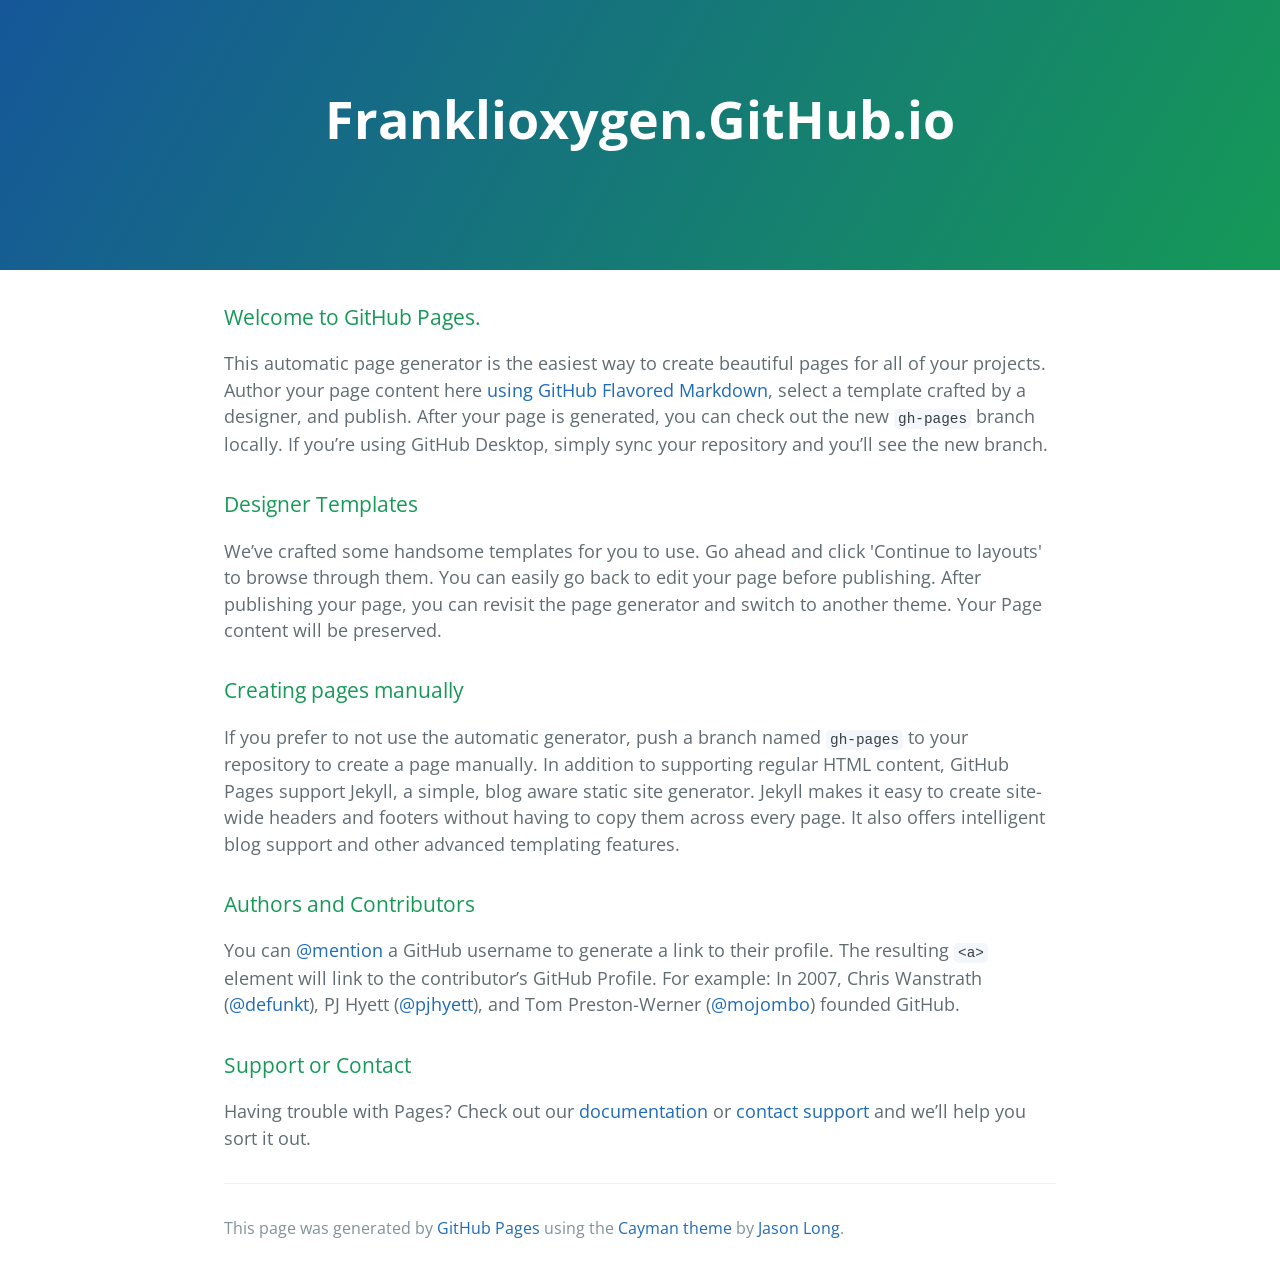
<file: index.html>
<!DOCTYPE html>
<html lang="en-us">
  <head>
    <meta charset="UTF-8">
    <title>Franklioxygen.GitHub.io by franklioxygen</title>
    <meta name="viewport" content="width=device-width, initial-scale=1">
    <link rel="stylesheet" type="text/css" href="stylesheets/normalize.css" media="screen">
    <link href='https://fonts.googleapis.com/css?family=Open+Sans:400,700' rel='stylesheet' type='text/css'>
    <link rel="stylesheet" type="text/css" href="stylesheets/stylesheet.css" media="screen">
    <link rel="stylesheet" type="text/css" href="stylesheets/github-light.css" media="screen">
  </head>
  <body>
    <section class="page-header">
      <h1 class="project-name">Franklioxygen.GitHub.io</h1>
      <h2 class="project-tagline"></h2>
    </section>

    <section class="main-content">
      <h3>
<a id="welcome-to-github-pages" class="anchor" href="#welcome-to-github-pages" aria-hidden="true"><span class="octicon octicon-link"></span></a>Welcome to GitHub Pages.</h3>

<p>This automatic page generator is the easiest way to create beautiful pages for all of your projects. Author your page content here <a href="https://guides.github.com/features/mastering-markdown/">using GitHub Flavored Markdown</a>, select a template crafted by a designer, and publish. After your page is generated, you can check out the new <code>gh-pages</code> branch locally. If you’re using GitHub Desktop, simply sync your repository and you’ll see the new branch.</p>

<h3>
<a id="designer-templates" class="anchor" href="#designer-templates" aria-hidden="true"><span class="octicon octicon-link"></span></a>Designer Templates</h3>

<p>We’ve crafted some handsome templates for you to use. Go ahead and click 'Continue to layouts' to browse through them. You can easily go back to edit your page before publishing. After publishing your page, you can revisit the page generator and switch to another theme. Your Page content will be preserved.</p>

<h3>
<a id="creating-pages-manually" class="anchor" href="#creating-pages-manually" aria-hidden="true"><span class="octicon octicon-link"></span></a>Creating pages manually</h3>

<p>If you prefer to not use the automatic generator, push a branch named <code>gh-pages</code> to your repository to create a page manually. In addition to supporting regular HTML content, GitHub Pages support Jekyll, a simple, blog aware static site generator. Jekyll makes it easy to create site-wide headers and footers without having to copy them across every page. It also offers intelligent blog support and other advanced templating features.</p>

<h3>
<a id="authors-and-contributors" class="anchor" href="#authors-and-contributors" aria-hidden="true"><span class="octicon octicon-link"></span></a>Authors and Contributors</h3>

<p>You can <a href="https://github.com/blog/821" class="user-mention">@mention</a> a GitHub username to generate a link to their profile. The resulting <code>&lt;a&gt;</code> element will link to the contributor’s GitHub Profile. For example: In 2007, Chris Wanstrath (<a href="https://github.com/defunkt" class="user-mention">@defunkt</a>), PJ Hyett (<a href="https://github.com/pjhyett" class="user-mention">@pjhyett</a>), and Tom Preston-Werner (<a href="https://github.com/mojombo" class="user-mention">@mojombo</a>) founded GitHub.</p>

<h3>
<a id="support-or-contact" class="anchor" href="#support-or-contact" aria-hidden="true"><span class="octicon octicon-link"></span></a>Support or Contact</h3>

<p>Having trouble with Pages? Check out our <a href="https://help.github.com/pages">documentation</a> or <a href="https://github.com/contact">contact support</a> and we’ll help you sort it out.</p>

      <footer class="site-footer">

        <span class="site-footer-credits">This page was generated by <a href="https://pages.github.com">GitHub Pages</a> using the <a href="https://github.com/jasonlong/cayman-theme">Cayman theme</a> by <a href="https://twitter.com/jasonlong">Jason Long</a>.</span>
      </footer>

    </section>

  
  </body>
</html>
</file>
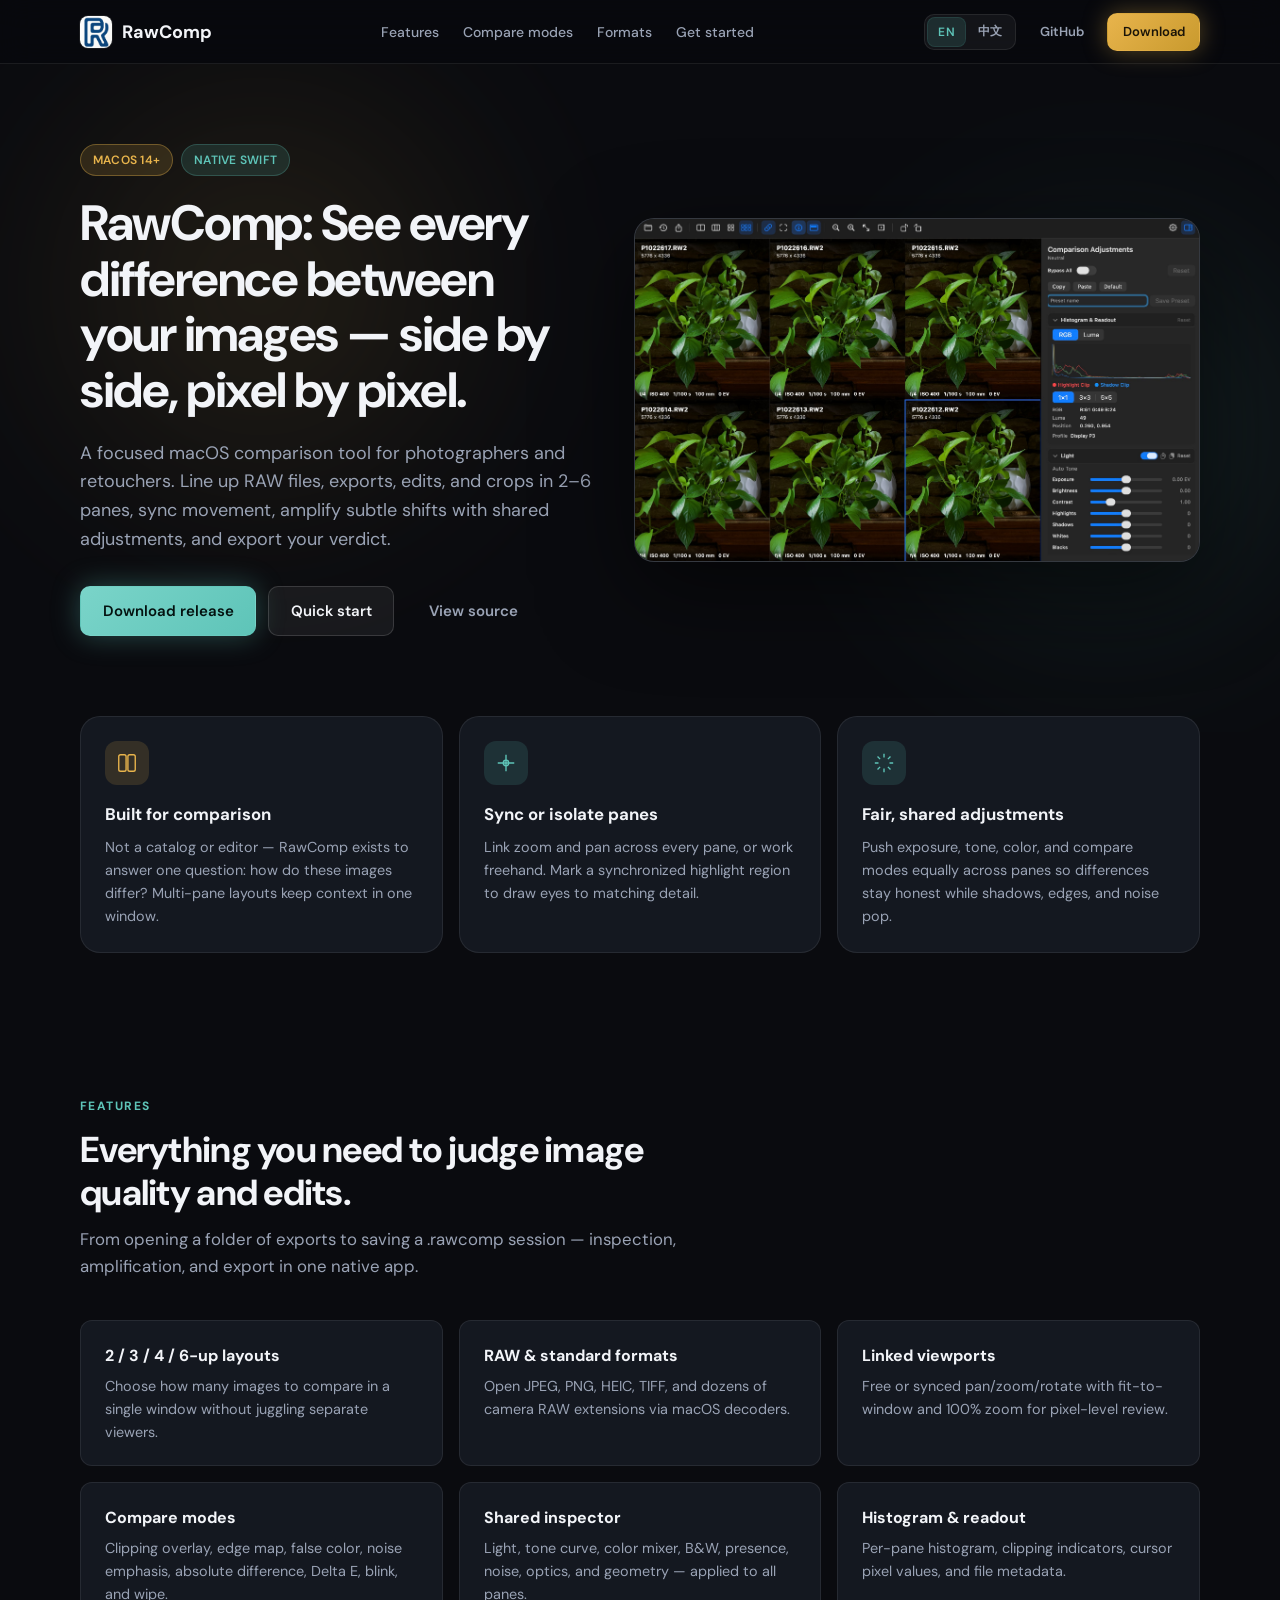
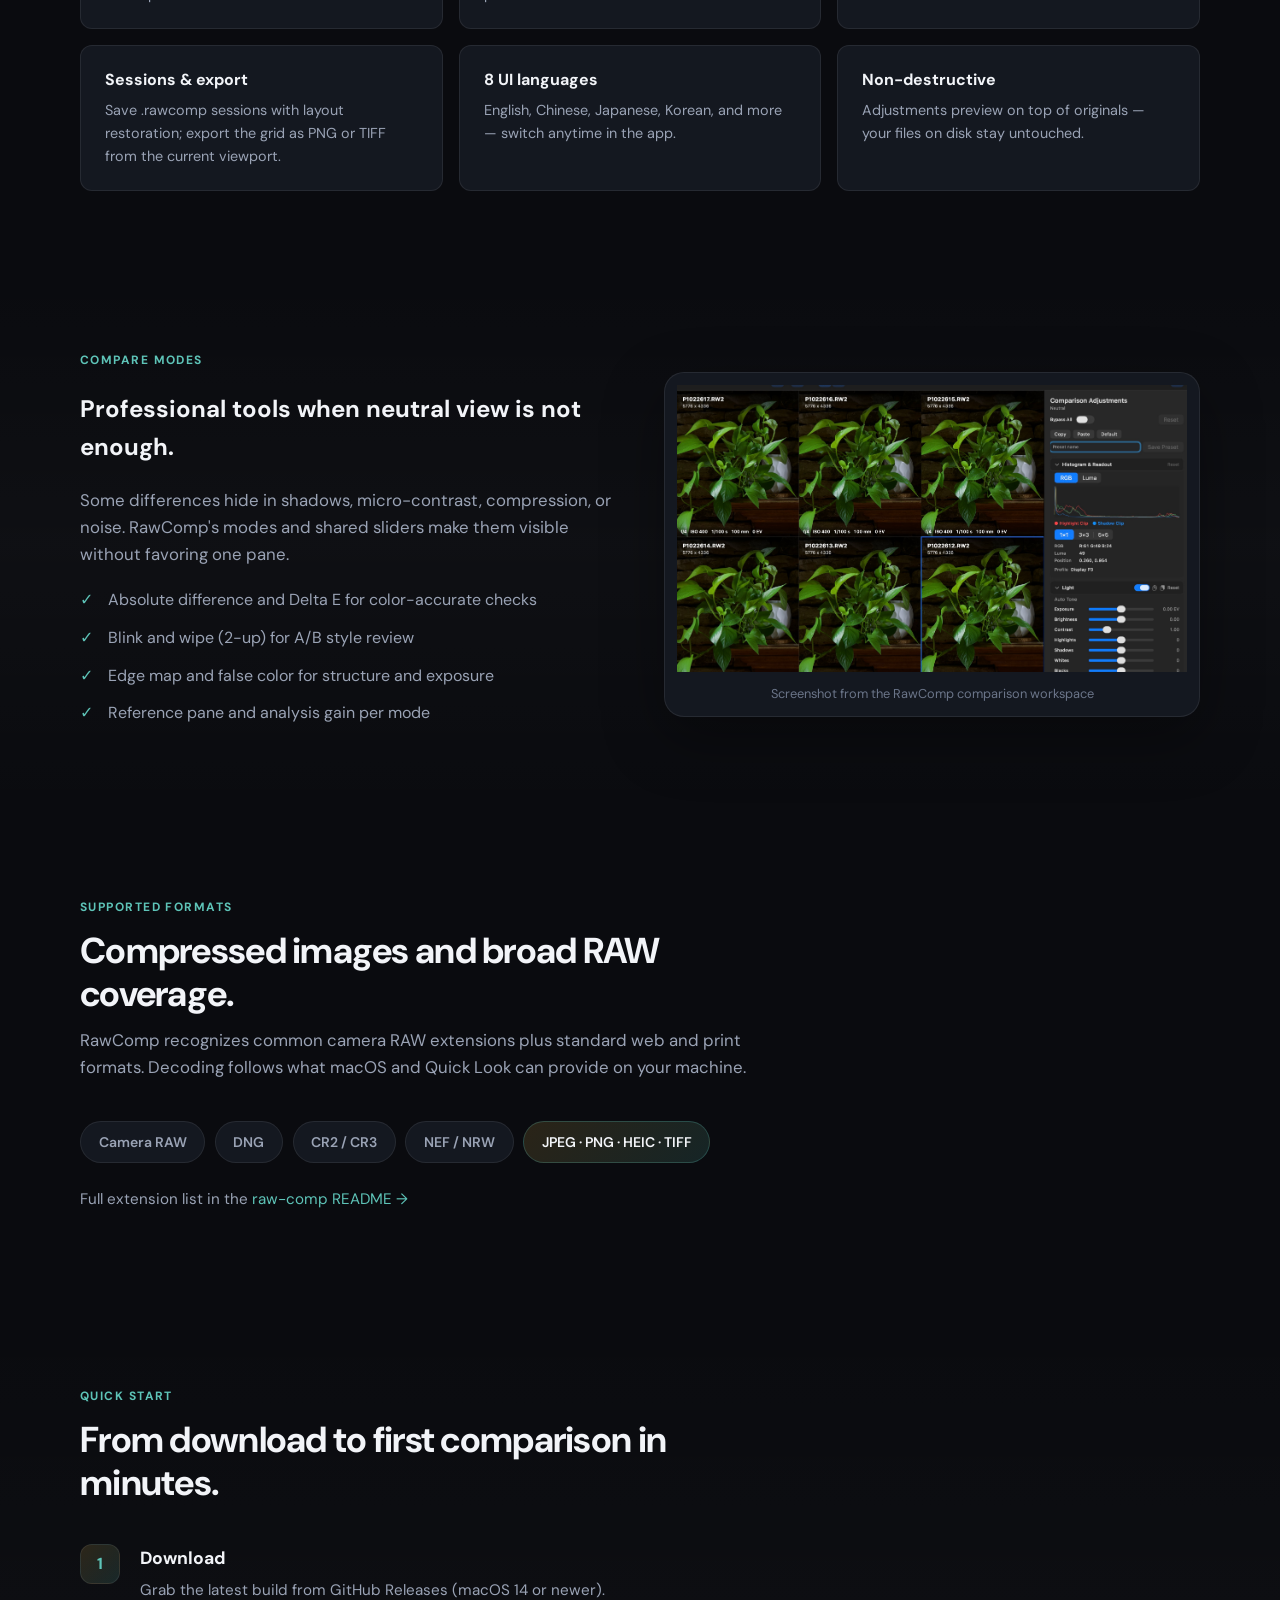
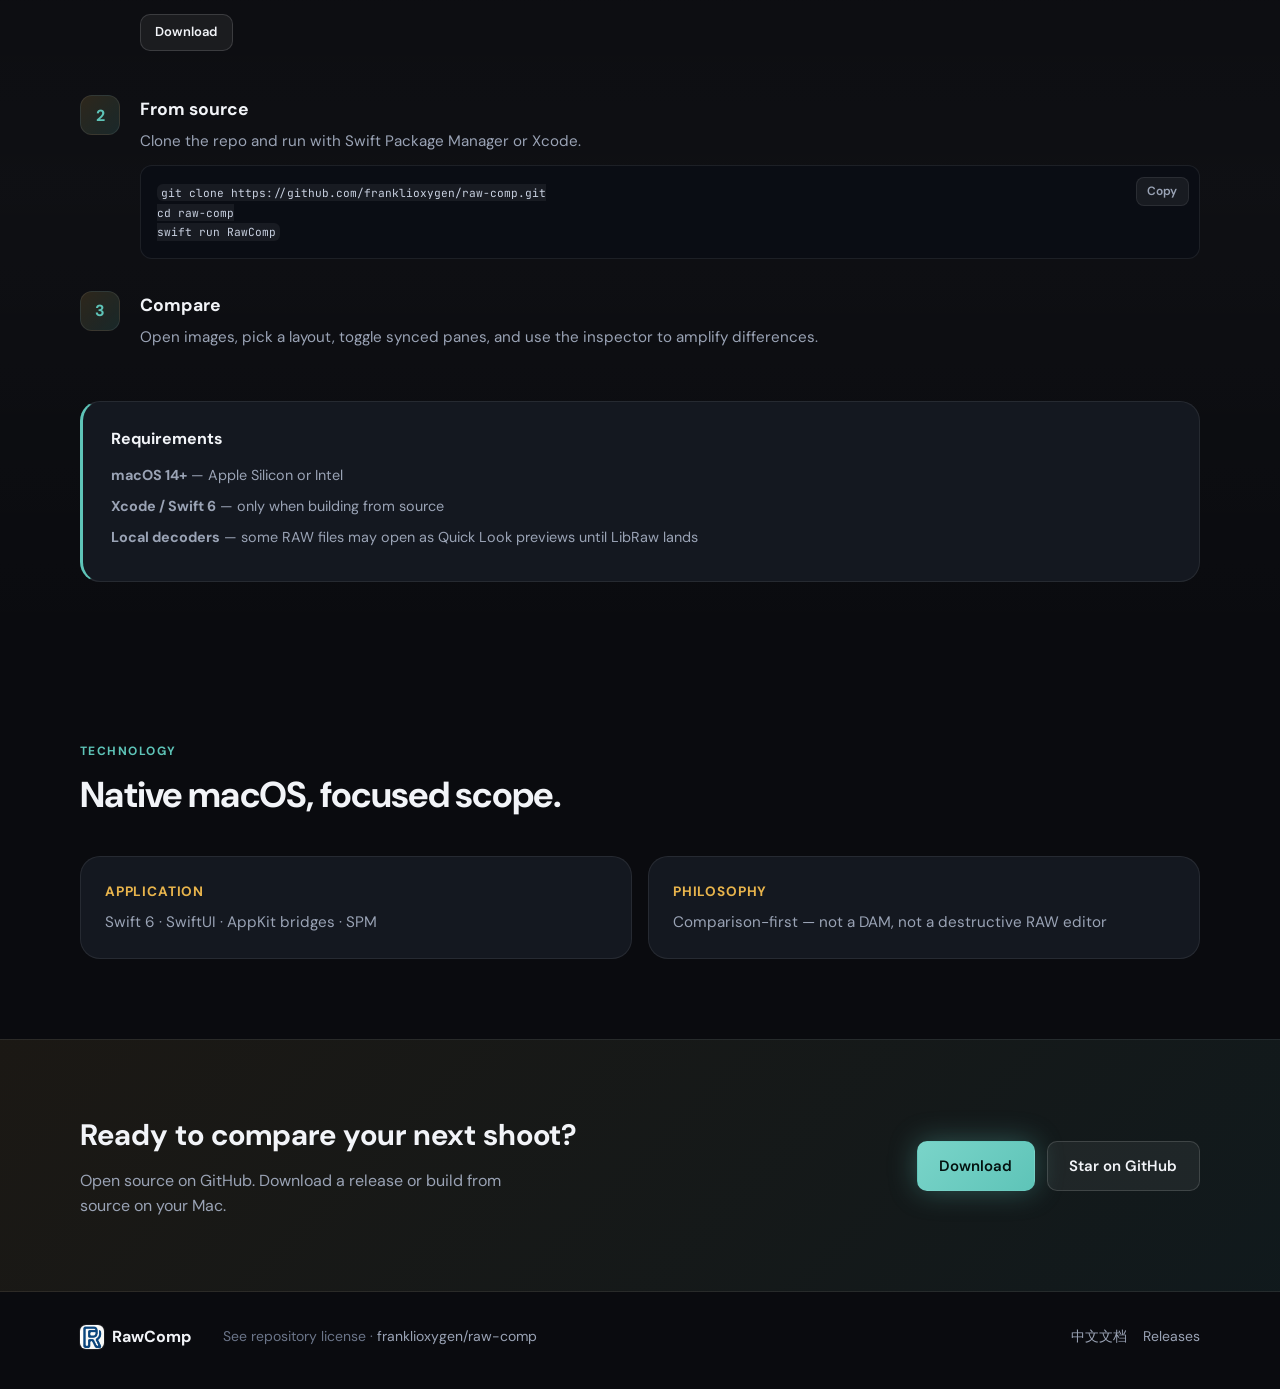
<file: raw-comp/index.html>
<!DOCTYPE html>
<html lang="en">
<head>
  <meta charset="UTF-8" />
  <meta name="viewport" content="width=device-width, initial-scale=1" />
  <meta name="description" content="RawComp — macOS app for comparing 2–6 images side by side. RAW and standard formats, synced panes, professional compare modes, non-destructive adjustments." />
  <meta name="theme-color" content="#0a0b0f" />
  <base href="/raw-comp/" />
  <title>RawComp — macOS multi-image comparison</title>

  <link rel="icon" href="assets/app-icon.png" type="image/png" />
  <link rel="preconnect" href="https://fonts.googleapis.com" />
  <link rel="preconnect" href="https://fonts.gstatic.com" crossorigin />
  <link href="https://fonts.googleapis.com/css2?family=DM+Sans:ital,opsz,wght@0,9..40,400;0,9..40,500;0,9..40,600;0,9..40,700;1,9..40,400&family=JetBrains+Mono:wght@400;500&display=swap" rel="stylesheet" />
  <link rel="stylesheet" href="css/styles.css" />
  <script>
    try {
      var l = localStorage.getItem("rawcomp-home-lang");
      if (l === "zh") {
        document.documentElement.lang = "zh-CN";
        document.documentElement.dataset.lang = "zh";
      }
    } catch (e) {}
  </script>
</head>
<body>
  <a class="skip-link" href="#main" data-i18n="a11y.skip">Skip to content</a>

  <header class="site-header" id="top">
    <div class="container header-inner">
      <a class="brand" href="#top" data-i18n-attr="aria-label:a11y.brand">
        <img src="assets/app-icon.png" alt="" width="32" height="32" class="brand-icon" />
        <span class="brand-name">RawComp</span>
      </a>
      <nav class="nav" aria-label="Primary" data-i18n-attr="aria-label:a11y.nav">
        <a href="#features" data-i18n="nav.features">Features</a>
        <a href="#compare" data-i18n="nav.compare">Compare modes</a>
        <a href="#formats" data-i18n="nav.formats">Formats</a>
        <a href="#get-started" data-i18n="nav.getStarted">Get started</a>
      </nav>
      <div class="header-actions">
        <div class="lang-toggle" role="group" data-i18n-attr="aria-label:a11y.langSwitch">
          <button type="button" class="lang-option is-active" data-lang="en" aria-pressed="true">EN</button>
          <button type="button" class="lang-option" data-lang="zh" aria-pressed="false">中文</button>
        </div>
        <a class="btn btn-ghost btn-sm" href="https://github.com/franklioxygen/raw-comp" target="_blank" rel="noopener noreferrer" data-i18n="nav.github">GitHub</a>
        <a class="btn btn-accent btn-sm" href="https://github.com/franklioxygen/raw-comp/releases" target="_blank" rel="noopener noreferrer" data-i18n="nav.download">Download</a>
        <button type="button" class="nav-toggle" aria-expanded="false" aria-controls="mobile-nav" data-i18n-attr="aria-label:a11y.menuOpen">
          <span></span><span></span><span></span>
        </button>
      </div>
    </div>
    <div class="mobile-nav" id="mobile-nav" hidden>
      <div class="lang-toggle lang-toggle-mobile" role="group" data-i18n-attr="aria-label:a11y.langSwitch">
        <button type="button" class="lang-option is-active" data-lang="en" aria-pressed="true">EN</button>
        <button type="button" class="lang-option" data-lang="zh" aria-pressed="false">中文</button>
      </div>
      <a href="#features" data-i18n="nav.features">Features</a>
      <a href="#compare" data-i18n="nav.compare">Compare modes</a>
      <a href="#formats" data-i18n="nav.formats">Formats</a>
      <a href="#get-started" data-i18n="nav.getStarted">Get started</a>
      <a href="https://github.com/franklioxygen/raw-comp/releases" target="_blank" rel="noopener noreferrer" data-i18n="nav.download">Download</a>
    </div>
  </header>

  <main id="main">
    <section class="hero">
      <div class="hero-glow" aria-hidden="true"></div>
      <div class="hero-glow-2" aria-hidden="true"></div>
      <div class="container hero-grid">
        <div class="hero-copy reveal">
          <div class="badge-row">
            <span class="badge" data-i18n="hero.badgeMac">macOS 14+</span>
            <span class="badge badge-muted" data-i18n="hero.badgeNative">Native Swift</span>
          </div>
          <h1 data-i18n="hero.title">RawComp: See every difference between your images — side by side, pixel by pixel.</h1>
          <p class="hero-lead" data-i18n="hero.lead">
            A focused macOS comparison tool for photographers and retouchers. Line up RAW files, exports, edits, and crops in 2–6 panes, sync movement, amplify subtle shifts with shared adjustments, and export your verdict.
          </p>
          <div class="hero-cta">
            <a class="btn btn-primary btn-lg" href="https://github.com/franklioxygen/raw-comp/releases" target="_blank" rel="noopener noreferrer" data-i18n="hero.ctaDownload">Download release</a>
            <a class="btn btn-secondary btn-lg" href="#get-started" data-i18n="hero.ctaQuickStart">Quick start</a>
            <a class="btn btn-ghost btn-lg" href="https://github.com/franklioxygen/raw-comp" target="_blank" rel="noopener noreferrer" data-i18n="hero.ctaSource">View source</a>
          </div>
        </div>
        <div class="hero-visual reveal reveal-delay">
          <figure class="app-mock">
            <img
              class="app-mock__shot"
              src="assets/app-screenshot.jpg"
              alt="RawComp window showing a multi-pane image comparison layout"
              width="1193"
              height="725"
              loading="lazy"
              decoding="async"
              data-i18n-attr="alt:hero.mockAlt"
            />
          </figure>
        </div>
      </div>
    </section>

    <section class="highlights">
      <div class="container highlights-grid">
        <article class="highlight-card reveal">
          <div class="highlight-icon pink" aria-hidden="true">
            <svg viewBox="0 0 24 24" fill="none" stroke="currentColor" stroke-width="1.5"><rect x="3" y="3" width="8" height="18" rx="2"/><rect x="13" y="3" width="8" height="18" rx="2"/></svg>
          </div>
          <h3 data-i18n="highlights.h1Title">Built for comparison</h3>
          <p data-i18n="highlights.h1Body">Not a catalog or editor — RawComp exists to answer one question: how do these images differ? Multi-pane layouts keep context in one window.</p>
        </article>
        <article class="highlight-card reveal reveal-delay">
          <div class="highlight-icon" aria-hidden="true">
            <svg viewBox="0 0 24 24" fill="none" stroke="currentColor" stroke-width="1.5"><path d="M12 3v18M3 12h18"/><circle cx="12" cy="12" r="3"/></svg>
          </div>
          <h3 data-i18n="highlights.h2Title">Sync or isolate panes</h3>
          <p data-i18n="highlights.h2Body">Link zoom and pan across every pane, or work freehand. Mark a synchronized highlight region to draw eyes to matching detail.</p>
        </article>
        <article class="highlight-card reveal reveal-delay-2">
          <div class="highlight-icon" aria-hidden="true">
            <svg viewBox="0 0 24 24" fill="none" stroke="currentColor" stroke-width="1.5"><path d="M12 2v4M12 18v4M4.93 4.93l2.83 2.83M16.24 16.24l2.83 2.83M2 12h4M18 12h4M4.93 19.07l2.83-2.83M16.24 7.76l2.83-2.83"/></svg>
          </div>
          <h3 data-i18n="highlights.h3Title">Fair, shared adjustments</h3>
          <p data-i18n="highlights.h3Body">Push exposure, tone, color, and compare modes equally across panes so differences stay honest while shadows, edges, and noise pop.</p>
        </article>
      </div>
    </section>

    <section class="section" id="features">
      <div class="container">
        <header class="section-header reveal">
          <p class="eyebrow" data-i18n="features.eyebrow">Features</p>
          <h2 data-i18n="features.title">Everything you need to judge image quality and edits.</h2>
          <p class="section-lead" data-i18n="features.lead">From opening a folder of exports to saving a .rawcomp session — inspection, amplification, and export in one native app.</p>
        </header>
        <div class="feature-grid">
          <article class="feature-card reveal"><h3 data-i18n="features.f1Title">2 / 3 / 4 / 6-up layouts</h3><p data-i18n="features.f1Body">Choose how many images to compare in a single window without juggling separate viewers.</p></article>
          <article class="feature-card reveal"><h3 data-i18n="features.f2Title">RAW &amp; standard formats</h3><p data-i18n="features.f2Body">Open JPEG, PNG, HEIC, TIFF, and dozens of camera RAW extensions via macOS decoders.</p></article>
          <article class="feature-card reveal"><h3 data-i18n="features.f3Title">Linked viewports</h3><p data-i18n="features.f3Body">Free or synced pan/zoom/rotate with fit-to-window and 100% zoom for pixel-level review.</p></article>
          <article class="feature-card reveal"><h3 data-i18n="features.f4Title">Compare modes</h3><p data-i18n="features.f4Body">Clipping overlay, edge map, false color, noise emphasis, absolute difference, Delta E, blink, and wipe.</p></article>
          <article class="feature-card reveal"><h3 data-i18n="features.f5Title">Shared inspector</h3><p data-i18n="features.f5Body">Light, tone curve, color mixer, B&amp;W, presence, noise, optics, and geometry — applied to all panes.</p></article>
          <article class="feature-card reveal"><h3 data-i18n="features.f6Title">Histogram &amp; readout</h3><p data-i18n="features.f6Body">Per-pane histogram, clipping indicators, cursor pixel values, and file metadata.</p></article>
          <article class="feature-card reveal"><h3 data-i18n="features.f7Title">Sessions &amp; export</h3><p data-i18n="features.f7Body">Save .rawcomp sessions with layout restoration; export the grid as PNG or TIFF from the current viewport.</p></article>
          <article class="feature-card reveal"><h3 data-i18n="features.f8Title">8 UI languages</h3><p data-i18n="features.f8Body">English, Chinese, Japanese, Korean, and more — switch anytime in the app.</p></article>
          <article class="feature-card reveal"><h3 data-i18n="features.f9Title">Non-destructive</h3><p data-i18n="features.f9Body">Adjustments preview on top of originals — your files on disk stay untouched.</p></article>
        </div>
      </div>
    </section>

    <section class="section section-alt" id="compare">
      <div class="container split-section">
        <div class="split-copy reveal">
          <p class="eyebrow" data-i18n="compare.eyebrow">Compare modes</p>
          <h2 data-i18n="compare.title">Professional tools when neutral view is not enough.</h2>
          <p class="section-lead" data-i18n="compare.lead">Some differences hide in shadows, micro-contrast, compression, or noise. RawComp's modes and shared sliders make them visible without favoring one pane.</p>
          <ul class="check-list">
            <li data-i18n="compare.li1">Absolute difference and Delta E for color-accurate checks</li>
            <li data-i18n="compare.li2">Blink and wipe (2-up) for A/B style review</li>
            <li data-i18n="compare.li3">Edge map and false color for structure and exposure</li>
            <li data-i18n="compare.li4">Reference pane and analysis gain per mode</li>
          </ul>
        </div>
        <div class="split-visual reveal reveal-delay">
          <figure class="video-frame">
            <img src="assets/app-screenshot.jpg" alt="RawComp comparison workspace" width="640" height="390" loading="lazy" data-i18n-attr="alt:compare.caption" />
            <figcaption data-i18n="compare.caption">Screenshot from the RawComp comparison workspace</figcaption>
          </figure>
        </div>
      </div>
    </section>

    <section class="section" id="formats">
      <div class="container">
        <header class="section-header reveal">
          <p class="eyebrow" data-i18n="formats.eyebrow">Supported formats</p>
          <h2 data-i18n="formats.title">Compressed images and broad RAW coverage.</h2>
          <p class="section-lead" data-i18n="formats.lead">RawComp recognizes common camera RAW extensions plus standard web and print formats. Decoding follows what macOS and Quick Look can provide on your machine.</p>
        </header>
        <ul class="platform-chips reveal" role="list">
          <li data-i18n="formats.chipRaw">Camera RAW</li>
          <li data-i18n="formats.chipDng">DNG</li>
          <li data-i18n="formats.chipCr">CR2 / CR3</li>
          <li data-i18n="formats.chipNef">NEF / NRW</li>
          <li class="highlight" data-i18n="formats.chipStd">JPEG · PNG · HEIC · TIFF</li>
        </ul>
        <p class="lang-note reveal">
          <span data-i18n="formats.noteBefore">Full extension list in the </span>
          <a href="https://github.com/franklioxygen/raw-comp#supported-formats" target="_blank" rel="noopener noreferrer" data-i18n="formats.readmeLink">raw-comp README →</a>
        </p>
      </div>
    </section>

    <section class="section section-alt" id="get-started">
      <div class="container">
        <header class="section-header reveal">
          <p class="eyebrow" data-i18n="quickStart.eyebrow">Quick start</p>
          <h2 data-i18n="quickStart.title">From download to first comparison in minutes.</h2>
        </header>
        <div class="install-steps reveal">
          <div class="install-step">
            <span class="step-num">1</span>
            <div>
              <h3 data-i18n="quickStart.s1Title">Download</h3>
              <p data-i18n="quickStart.s1Body">Grab the latest build from GitHub Releases (macOS 14 or newer).</p>
              <p><a class="btn btn-secondary btn-sm" href="https://github.com/franklioxygen/raw-comp/releases" target="_blank" rel="noopener noreferrer" data-i18n="nav.download">Download</a></p>
            </div>
          </div>
          <div class="install-step">
            <span class="step-num">2</span>
            <div>
              <h3 data-i18n="quickStart.s2Title">From source</h3>
              <p data-i18n="quickStart.s2Body">Clone the repo and run with Swift Package Manager or Xcode.</p>
              <div class="code-block">
                <pre><code>git clone https://github.com/franklioxygen/raw-comp.git
cd raw-comp
swift run RawComp</code></pre>
                <button type="button" class="copy-btn" data-copy="git clone https://github.com/franklioxygen/raw-comp.git
cd raw-comp
swift run RawComp" data-i18n="quickStart.copy" data-i18n-attr="aria-label:quickStart.copyCmds">Copy</button>
              </div>
            </div>
          </div>
          <div class="install-step">
            <span class="step-num">3</span>
            <div>
              <h3 data-i18n="quickStart.s3Title">Compare</h3>
              <p data-i18n="quickStart.s3Body">Open images, pick a layout, toggle synced panes, and use the inspector to amplify differences.</p>
            </div>
          </div>
        </div>
        <aside class="permissions-card reveal">
          <h3 data-i18n="quickStart.reqsTitle">Requirements</h3>
          <ul>
            <li><strong data-i18n="quickStart.req1Title">macOS 14+</strong> — <span data-i18n="quickStart.req1Body">Apple Silicon or Intel</span></li>
            <li><strong data-i18n="quickStart.req2Title">Xcode / Swift 6</strong> — <span data-i18n="quickStart.req2Body">only when building from source</span></li>
            <li><strong data-i18n="quickStart.req3Title">Local decoders</strong> — <span data-i18n="quickStart.req3Body">some RAW files may open as Quick Look previews until LibRaw lands</span></li>
          </ul>
        </aside>
      </div>
    </section>

    <section class="section" id="stack">
      <div class="container">
        <header class="section-header reveal">
          <p class="eyebrow" data-i18n="stack.eyebrow">Technology</p>
          <h2 data-i18n="stack.title">Native macOS, focused scope.</h2>
        </header>
        <div class="stack-grid reveal">
          <div class="stack-card">
            <h3 data-i18n="stack.app">Application</h3>
            <p data-i18n="stack.appBody">Swift 6 · SwiftUI · AppKit bridges · SPM</p>
          </div>
          <div class="stack-card">
            <h3 data-i18n="stack.focus">Philosophy</h3>
            <p data-i18n="stack.focusBody">Comparison-first — not a DAM, not a destructive RAW editor</p>
          </div>
        </div>
      </div>
    </section>

    <section class="cta-band">
      <div class="container cta-inner reveal">
        <div>
          <h2 data-i18n="cta.title">Ready to compare your next shoot?</h2>
          <p data-i18n="cta.body">Open source on GitHub. Download a release or build from source on your Mac.</p>
        </div>
        <div class="cta-actions">
          <a class="btn btn-primary btn-lg" href="https://github.com/franklioxygen/raw-comp/releases" target="_blank" rel="noopener noreferrer" data-i18n="cta.download">Download</a>
          <a class="btn btn-secondary btn-lg" href="https://github.com/franklioxygen/raw-comp" target="_blank" rel="noopener noreferrer" data-i18n="cta.star">Star on GitHub</a>
        </div>
      </div>
    </section>
  </main>

  <footer class="site-footer">
    <div class="container footer-inner">
      <div class="footer-brand">
        <img src="assets/app-icon.png" alt="" width="24" height="24" class="brand-icon" />
        <span>RawComp</span>
      </div>
      <p class="footer-meta"><span data-i18n="footer.license">See repository license · </span><a href="https://github.com/franklioxygen/raw-comp">franklioxygen/raw-comp</a></p>
      <div class="footer-links">
        <p class="footer-meta"><a href="https://github.com/franklioxygen/raw-comp/blob/main/README.zh-CN.md" data-i18n="footer.docLink" data-i18n-href="footer.docHref">中文文档</a></p>
        <p class="footer-meta"><a href="https://github.com/franklioxygen/raw-comp/releases" data-i18n="footer.releases">Releases</a></p>
      </div>
    </div>
  </footer>

  <script src="js/i18n.js"></script>
  <script src="js/main.js" defer></script>
</body>
</html>
</file>
<file: stylesheets/stylesheet.css>
* {
  box-sizing: border-box; }

body {
  padding: 0;
  margin: 0;
  font-family: "Open Sans", "Helvetica Neue", Helvetica, Arial, sans-serif;
  font-size: 16px;
  line-height: 1.5;
  color: #606c71; }

a {
  color: #1e6bb8;
  text-decoration: none; }
  a:hover {
    text-decoration: underline; }

.btn {
  display: inline-block;
  margin-bottom: 1rem;
  color: rgba(255, 255, 255, 0.7);
  background-color: rgba(255, 255, 255, 0.08);
  border-color: rgba(255, 255, 255, 0.2);
  border-style: solid;
  border-width: 1px;
  border-radius: 0.3rem;
  transition: color 0.2s, background-color 0.2s, border-color 0.2s; }
  .btn + .btn {
    margin-left: 1rem; }

.btn:hover {
  color: rgba(255, 255, 255, 0.8);
  text-decoration: none;
  background-color: rgba(255, 255, 255, 0.2);
  border-color: rgba(255, 255, 255, 0.3); }

@media screen and (min-width: 64em) {
  .btn {
    padding: 0.75rem 1rem; } }

@media screen and (min-width: 42em) and (max-width: 64em) {
  .btn {
    padding: 0.6rem 0.9rem;
    font-size: 0.9rem; } }

@media screen and (max-width: 42em) {
  .btn {
    display: block;
    width: 100%;
    padding: 0.75rem;
    font-size: 0.9rem; }
    .btn + .btn {
      margin-top: 1rem;
      margin-left: 0; } }

.page-header {
  color: #fff;
  text-align: center;
  background-color: #159957;
  background-image: linear-gradient(120deg, #155799, #159957); }

@media screen and (min-width: 64em) {
  .page-header {
    padding: 5rem 6rem; } }

@media screen and (min-width: 42em) and (max-width: 64em) {
  .page-header {
    padding: 3rem 4rem; } }

@media screen and (max-width: 42em) {
  .page-header {
    padding: 2rem 1rem; } }

.project-name {
  margin-top: 0;
  margin-bottom: 0.1rem; }

@media screen and (min-width: 64em) {
  .project-name {
    font-size: 3.25rem; } }

@media screen and (min-width: 42em) and (max-width: 64em) {
  .project-name {
    font-size: 2.25rem; } }

@media screen and (max-width: 42em) {
  .project-name {
    font-size: 1.75rem; } }

.project-tagline {
  margin-bottom: 2rem;
  font-weight: normal;
  opacity: 0.7; }

@media screen and (min-width: 64em) {
  .project-tagline {
    font-size: 1.25rem; } }

@media screen and (min-width: 42em) and (max-width: 64em) {
  .project-tagline {
    font-size: 1.15rem; } }

@media screen and (max-width: 42em) {
  .project-tagline {
    font-size: 1rem; } }

.main-content :first-child {
  margin-top: 0; }
.main-content img {
  max-width: 100%; }
.main-content h1, .main-content h2, .main-content h3, .main-content h4, .main-content h5, .main-content h6 {
  margin-top: 2rem;
  margin-bottom: 1rem;
  font-weight: normal;
  color: #159957; }
.main-content p {
  margin-bottom: 1em; }
.main-content code {
  padding: 2px 4px;
  font-family: Consolas, "Liberation Mono", Menlo, Courier, monospace;
  font-size: 0.9rem;
  color: #383e41;
  background-color: #f3f6fa;
  border-radius: 0.3rem; }
.main-content pre {
  padding: 0.8rem;
  margin-top: 0;
  margin-bottom: 1rem;
  font: 1rem Consolas, "Liberation Mono", Menlo, Courier, monospace;
  color: #567482;
  word-wrap: normal;
  background-color: #f3f6fa;
  border: solid 1px #dce6f0;
  border-radius: 0.3rem; }
  .main-content pre > code {
    padding: 0;
    margin: 0;
    font-size: 0.9rem;
    color: #567482;
    word-break: normal;
    white-space: pre;
    background: transparent;
    border: 0; }
.main-content .highlight {
  margin-bottom: 1rem; }
  .main-content .highlight pre {
    margin-bottom: 0;
    word-break: normal; }
.main-content .highlight pre, .main-content pre {
  padding: 0.8rem;
  overflow: auto;
  font-size: 0.9rem;
  line-height: 1.45;
  border-radius: 0.3rem; }
.main-content pre code, .main-content pre tt {
  display: inline;
  max-width: initial;
  padding: 0;
  margin: 0;
  overflow: initial;
  line-height: inherit;
  word-wrap: normal;
  background-color: transparent;
  border: 0; }
  .main-content pre code:before, .main-content pre code:after, .main-content pre tt:before, .main-content pre tt:after {
    content: normal; }
.main-content ul, .main-content ol {
  margin-top: 0; }
.main-content blockquote {
  padding: 0 1rem;
  margin-left: 0;
  color: #819198;
  border-left: 0.3rem solid #dce6f0; }
  .main-content blockquote > :first-child {
    margin-top: 0; }
  .main-content blockquote > :last-child {
    margin-bottom: 0; }
.main-content table {
  display: block;
  width: 100%;
  overflow: auto;
  word-break: normal;
  word-break: keep-all; }
  .main-content table th {
    font-weight: bold; }
  .main-content table th, .main-content table td {
    padding: 0.5rem 1rem;
    border: 1px solid #e9ebec; }
.main-content dl {
  padding: 0; }
  .main-content dl dt {
    padding: 0;
    margin-top: 1rem;
    font-size: 1rem;
    font-weight: bold; }
  .main-content dl dd {
    padding: 0;
    margin-bottom: 1rem; }
.main-content hr {
  height: 2px;
  padding: 0;
  margin: 1rem 0;
  background-color: #eff0f1;
  border: 0; }

@media screen and (min-width: 64em) {
  .main-content {
    max-width: 64rem;
    padding: 2rem 6rem;
    margin: 0 auto;
    font-size: 1.1rem; } }

@media screen and (min-width: 42em) and (max-width: 64em) {
  .main-content {
    padding: 2rem 4rem;
    font-size: 1.1rem; } }

@media screen and (max-width: 42em) {
  .main-content {
    padding: 2rem 1rem;
    font-size: 1rem; } }

.site-footer {
  padding-top: 2rem;
  margin-top: 2rem;
  border-top: solid 1px #eff0f1; }

.site-footer-owner {
  display: block;
  font-weight: bold; }

.site-footer-credits {
  color: #819198; }

@media screen and (min-width: 64em) {
  .site-footer {
    font-size: 1rem; } }

@media screen and (min-width: 42em) and (max-width: 64em) {
  .site-footer {
    font-size: 1rem; } }

@media screen and (max-width: 42em) {
  .site-footer {
    font-size: 0.9rem; } }
</file>
<file: stylesheets/github-light.css>
/*
   Copyright 2014 GitHub Inc.

   Licensed under the Apache License, Version 2.0 (the "License");
   you may not use this file except in compliance with the License.
   You may obtain a copy of the License at

       http://www.apache.org/licenses/LICENSE-2.0

   Unless required by applicable law or agreed to in writing, software
   distributed under the License is distributed on an "AS IS" BASIS,
   WITHOUT WARRANTIES OR CONDITIONS OF ANY KIND, either express or implied.
   See the License for the specific language governing permissions and
   limitations under the License.

*/

.pl-c /* comment */ {
  color: #969896;
}

.pl-c1      /* constant, markup.raw, meta.diff.header, meta.module-reference, meta.property-name, support, support.constant, support.variable, variable.other.constant */,
.pl-s .pl-v /* string variable */ {
  color: #0086b3;
}

.pl-e  /* entity */,
.pl-en /* entity.name */ {
  color: #795da3;
}

.pl-s .pl-s1 /* string source */,
.pl-smi      /* storage.modifier.import, storage.modifier.package, storage.type.java, variable.other, variable.parameter.function */ {
  color: #333;
}

.pl-ent /* entity.name.tag */ {
  color: #63a35c;
}

.pl-k /* keyword, storage, storage.type */ {
  color: #a71d5d;
}

.pl-pds              /* punctuation.definition.string, string.regexp.character-class */,
.pl-s                /* string */,
.pl-s .pl-pse .pl-s1 /* string punctuation.section.embedded source */,
.pl-sr               /* string.regexp */,
.pl-sr .pl-cce       /* string.regexp constant.character.escape */,
.pl-sr .pl-sra       /* string.regexp string.regexp.arbitrary-repitition */,
.pl-sr .pl-sre       /* string.regexp source.ruby.embedded */ {
  color: #183691;
}

.pl-v /* variable */ {
  color: #ed6a43;
}

.pl-id /* invalid.deprecated */ {
  color: #b52a1d;
}

.pl-ii /* invalid.illegal */ {
  background-color: #b52a1d;
  color: #f8f8f8;
}

.pl-sr .pl-cce /* string.regexp constant.character.escape */ {
  color: #63a35c;
  font-weight: bold;
}

.pl-ml /* markup.list */ {
  color: #693a17;
}

.pl-mh        /* markup.heading */,
.pl-mh .pl-en /* markup.heading entity.name */,
.pl-ms        /* meta.separator */ {
  color: #1d3e81;
  font-weight: bold;
}

.pl-mq /* markup.quote */ {
  color: #008080;
}

.pl-mi /* markup.italic */ {
  color: #333;
  font-style: italic;
}

.pl-mb /* markup.bold */ {
  color: #333;
  font-weight: bold;
}

.pl-md /* markup.deleted, meta.diff.header.from-file */ {
  background-color: #ffecec;
  color: #bd2c00;
}

.pl-mi1 /* markup.inserted, meta.diff.header.to-file */ {
  background-color: #eaffea;
  color: #55a532;
}

.pl-mdr /* meta.diff.range */ {
  color: #795da3;
  font-weight: bold;
}

.pl-mo /* meta.output */ {
  color: #1d3e81;
}
</file>
<file: raw-comp/css/styles.css>
/* RawComp showcase — design tokens */
:root {
  --bg: #0a0b0f;
  --bg-elevated: #101218;
  --bg-card: #141820;
  --bg-card-hover: #1a1f2a;
  --border: rgba(255, 255, 255, 0.08);
  --border-strong: rgba(255, 255, 255, 0.14);
  --text: #f2f4f8;
  --text-muted: #9aa3b5;
  --text-dim: #6b7589;
  --accent: #5ec4b8;
  --accent-dim: rgba(94, 196, 184, 0.14);
  --accent-glow: rgba(94, 196, 184, 0.35);
  --secondary: #e8b44c;
  --secondary-dim: rgba(232, 180, 76, 0.15);
  --red: #d4a855;
  --radius: 12px;
  --radius-lg: 20px;
  --font: "DM Sans", system-ui, -apple-system, BlinkMacSystemFont, sans-serif;
  --mono: "JetBrains Mono", ui-monospace, monospace;
  --header-h: 64px;
  --container: min(1120px, 100% - 2rem);
  --ease: cubic-bezier(0.22, 1, 0.36, 1);
}

*,
*::before,
*::after {
  box-sizing: border-box;
}

html {
  scroll-behavior: smooth;
  -webkit-font-smoothing: antialiased;
}

body {
  margin: 0;
  font-family: var(--font);
  font-size: 1rem;
  line-height: 1.6;
  color: var(--text);
  background: var(--bg);
  overflow-x: hidden;
}

img {
  max-width: 100%;
  height: auto;
  display: block;
}

a {
  color: var(--accent);
  text-decoration: none;
  transition: color 0.2s var(--ease);
}

a:hover {
  color: #8ed9d0;
}

code {
  font-family: var(--mono);
  font-size: 0.875em;
  padding: 0.15em 0.4em;
  background: rgba(255, 255, 255, 0.06);
  border-radius: 6px;
}

.container {
  width: var(--container);
  margin-inline: auto;
}

.skip-link {
  position: absolute;
  left: -9999px;
  top: 1rem;
  z-index: 1000;
  padding: 0.5rem 1rem;
  background: var(--accent);
  color: var(--bg);
  border-radius: 8px;
  font-weight: 600;
}

.skip-link:focus {
  left: 1rem;
}

/* Header */
.site-header {
  position: sticky;
  top: 0;
  z-index: 100;
  height: var(--header-h);
  background: rgba(7, 8, 13, 0.75);
  backdrop-filter: blur(16px) saturate(1.4);
  border-bottom: 1px solid var(--border);
}

.header-inner {
  display: flex;
  align-items: center;
  justify-content: space-between;
  height: var(--header-h);
  gap: 1rem;
}

.brand {
  display: flex;
  align-items: center;
  gap: 0.6rem;
  color: var(--text);
  text-decoration: none;
  font-weight: 700;
  font-size: 1.125rem;
}

.brand:hover {
  color: var(--text);
}

.brand-icon {
  border-radius: 8px;
  box-shadow: 0 0 0 1px var(--border);
}

.nav {
  display: none;
  gap: 1.5rem;
}

.nav a {
  color: var(--text-muted);
  font-size: 0.875rem;
  font-weight: 500;
}

.nav a:hover {
  color: var(--text);
}

.header-actions {
  display: flex;
  align-items: center;
  gap: 0.5rem;
}

.lang-toggle {
  display: inline-flex;
  padding: 3px;
  background: rgba(255, 255, 255, 0.05);
  border: 1px solid var(--border);
  border-radius: 10px;
  gap: 2px;
}

.lang-option {
  padding: 0.35rem 0.65rem;
  font-family: inherit;
  font-size: 0.75rem;
  font-weight: 600;
  letter-spacing: 0.02em;
  color: var(--text-muted);
  background: transparent;
  border: none;
  border-radius: 7px;
  cursor: pointer;
  transition: background 0.2s var(--ease), color 0.2s;
}

.lang-option:hover {
  color: var(--text);
}

.lang-option.is-active {
  background: var(--accent-dim);
  color: var(--accent);
  box-shadow: 0 0 0 1px rgba(94, 196, 184, 0.25);
}

.lang-toggle-mobile {
  margin: 0.5rem 0 0.75rem;
  align-self: flex-start;
}

html[data-lang="zh"] body {
  font-family: var(--font), "PingFang SC", "Hiragino Sans GB", "Microsoft YaHei", sans-serif;
}

.nav-toggle {
  display: flex;
  flex-direction: column;
  justify-content: center;
  gap: 5px;
  width: 40px;
  height: 40px;
  padding: 0;
  border: 1px solid var(--border);
  border-radius: 10px;
  background: transparent;
  cursor: pointer;
  margin-left: 0.25rem;
}

.nav-toggle span {
  display: block;
  width: 18px;
  height: 2px;
  margin: 0 auto;
  background: var(--text);
  border-radius: 1px;
  transition: transform 0.25s var(--ease), opacity 0.2s;
}

.nav-toggle[aria-expanded="true"] span:nth-child(1) {
  transform: translateY(7px) rotate(45deg);
}

.nav-toggle[aria-expanded="true"] span:nth-child(2) {
  opacity: 0;
}

.nav-toggle[aria-expanded="true"] span:nth-child(3) {
  transform: translateY(-7px) rotate(-45deg);
}

.mobile-nav {
  display: flex;
  flex-direction: column;
  padding: 0.5rem 1rem 1rem;
  border-bottom: 1px solid var(--border);
  background: var(--bg-elevated);
}

.mobile-nav a {
  padding: 0.75rem 0;
  color: var(--text-muted);
  font-weight: 500;
  border-bottom: 1px solid var(--border);
}

.mobile-nav a:last-child {
  border-bottom: none;
  color: var(--accent);
}

.mobile-nav[hidden] {
  display: none;
}

@media (max-width: 899px) {
  .header-actions .lang-toggle:not(.lang-toggle-mobile) {
    display: none;
  }

  .header-actions .btn-ghost {
    display: none;
  }
}

@media (min-width: 900px) {
  .nav {
    display: flex;
  }

  .nav-toggle {
    display: none;
  }

  .lang-toggle-mobile {
    display: none;
  }
}

/* Buttons */
.btn {
  display: inline-flex;
  align-items: center;
  justify-content: center;
  gap: 0.35rem;
  font-family: inherit;
  font-weight: 600;
  border-radius: 10px;
  border: 1px solid transparent;
  cursor: pointer;
  text-decoration: none;
  transition: background 0.2s var(--ease), border-color 0.2s, transform 0.15s var(--ease), box-shadow 0.2s;
}

.btn:active {
  transform: scale(0.98);
}

.btn-sm {
  padding: 0.45rem 0.9rem;
  font-size: 0.8125rem;
}

.btn-lg {
  padding: 0.75rem 1.35rem;
  font-size: 0.9375rem;
}

.btn-primary {
  background: linear-gradient(135deg, #7ad4c9, var(--accent));
  color: #041210;
  box-shadow: 0 0 28px var(--accent-glow);
}

.btn-primary:hover {
  color: #041210;
  box-shadow: 0 0 36px rgba(94, 196, 184, 0.5);
}

.btn-secondary {
  background: rgba(255, 255, 255, 0.06);
  border-color: var(--border-strong);
  color: var(--text);
}

.btn-secondary:hover {
  background: rgba(255, 255, 255, 0.1);
  color: var(--text);
}

.btn-ghost {
  background: transparent;
  color: var(--text-muted);
  border-color: transparent;
}

.btn-ghost:hover {
  color: var(--text);
  background: rgba(255, 255, 255, 0.05);
}

.btn-accent {
  background: linear-gradient(135deg, var(--secondary), #c99a2e);
  color: #1a1408;
  box-shadow: 0 0 24px rgba(232, 180, 76, 0.35);
}

.btn-accent:hover {
  color: #1a1408;
  box-shadow: 0 0 32px rgba(232, 180, 76, 0.45);
}

/* Hero */
.hero {
  position: relative;
  padding: clamp(3rem, 8vw, 5rem) 0 clamp(4rem, 10vw, 6rem);
  overflow: hidden;
}

.hero-glow {
  position: absolute;
  top: -15%;
  left: -5%;
  width: 55%;
  max-width: 650px;
  aspect-ratio: 1;
  background: radial-gradient(circle, rgba(232, 180, 76, 0.22) 0%, transparent 65%);
  filter: blur(80px);
  opacity: 0.6;
  pointer-events: none;
}

.hero-glow-2 {
  position: absolute;
  top: 10%;
  right: -10%;
  width: 50%;
  max-width: 600px;
  aspect-ratio: 1;
  background: radial-gradient(circle, var(--accent-glow) 0%, transparent 65%);
  filter: blur(90px);
  opacity: 0.45;
  pointer-events: none;
}

.hero-grid {
  display: grid;
  gap: 3rem;
  align-items: center;
}

@media (min-width: 960px) {
  .hero-grid {
    grid-template-columns: 1fr 1.1fr;
    gap: 2.5rem;
  }
}

.badge-row {
  display: flex;
  flex-wrap: wrap;
  gap: 0.5rem;
  margin-bottom: 1.25rem;
}

.badge {
  display: inline-block;
  padding: 0.35rem 0.75rem;
  font-size: 0.75rem;
  font-weight: 600;
  letter-spacing: 0.02em;
  text-transform: uppercase;
  border-radius: 999px;
  background: var(--secondary-dim);
  color: var(--secondary);
  border: 1px solid rgba(232, 180, 76, 0.35);
}

.badge-muted {
  background: var(--accent-dim);
  color: var(--accent);
  border-color: rgba(94, 196, 184, 0.25);
}

.hero h1 {
  font-size: clamp(2rem, 5vw, 3.1rem);
  font-weight: 700;
  line-height: 1.12;
  letter-spacing: -0.03em;
  margin: 0 0 1.25rem;
}

.hero-lead {
  font-size: clamp(1rem, 2vw, 1.125rem);
  color: var(--text-muted);
  max-width: 36em;
  margin: 0 0 2rem;
}

.hero-cta {
  display: flex;
  flex-wrap: wrap;
  gap: 0.75rem;
}

/* App mock (screenshot) */
.app-mock {
  position: relative;
  margin: 0;
  border-radius: var(--radius-lg);
  overflow: hidden;
  border: 1px solid var(--border-strong);
  background: var(--bg-card);
  box-shadow:
    0 28px 90px rgba(0, 0, 0, 0.55),
    0 0 0 1px rgba(255, 255, 255, 0.04) inset;
  animation: float-mock 5s var(--ease) infinite alternate;
}

.app-mock__shot {
  display: block;
  width: 100%;
  height: auto;
  vertical-align: middle;
}

@keyframes float-mock {
  from { transform: translateY(0); }
  to { transform: translateY(-8px); }
}

/* Highlights */
.highlights {
  padding: 0 0 4rem;
  margin-top: -1rem;
}

.highlights-grid {
  display: grid;
  gap: 1rem;
}

@media (min-width: 700px) {
  .highlights-grid {
    grid-template-columns: repeat(3, 1fr);
  }
}

.highlight-card {
  padding: 1.5rem;
  background: var(--bg-card);
  border: 1px solid var(--border);
  border-radius: var(--radius-lg);
  transition: background 0.25s var(--ease), border-color 0.25s, transform 0.25s var(--ease);
}

.highlight-card:hover {
  background: var(--bg-card-hover);
  border-color: var(--border-strong);
  transform: translateY(-2px);
}

.highlight-icon {
  width: 44px;
  height: 44px;
  display: flex;
  align-items: center;
  justify-content: center;
  margin-bottom: 1rem;
  border-radius: 12px;
  background: var(--accent-dim);
  color: var(--accent);
}

.highlight-icon.pink {
  background: var(--secondary-dim);
  color: var(--secondary);
}

.highlight-icon svg {
  width: 22px;
  height: 22px;
}

.highlight-card h3 {
  margin: 0 0 0.5rem;
  font-size: 1.05rem;
}

.highlight-card p {
  margin: 0;
  font-size: 0.9rem;
  color: var(--text-muted);
}

/* Sections */
.section {
  padding: clamp(3.5rem, 8vw, 5rem) 0;
}

.section-alt {
  background: linear-gradient(180deg, transparent, rgba(255, 255, 255, 0.02) 50%, transparent);
}

.section-header {
  max-width: 42rem;
  margin-bottom: 2.5rem;
}

.eyebrow {
  font-size: 0.75rem;
  font-weight: 700;
  letter-spacing: 0.12em;
  text-transform: uppercase;
  color: var(--accent);
  margin: 0 0 0.75rem;
}

.section-header h2 {
  font-size: clamp(1.65rem, 4vw, 2.25rem);
  font-weight: 700;
  letter-spacing: -0.02em;
  margin: 0 0 0.75rem;
  line-height: 1.2;
}

.section-lead {
  margin: 0;
  color: var(--text-muted);
  font-size: 1.05rem;
}

.feature-grid {
  display: grid;
  gap: 1rem;
}

@media (min-width: 600px) {
  .feature-grid {
    grid-template-columns: repeat(2, 1fr);
  }
}

@media (min-width: 900px) {
  .feature-grid {
    grid-template-columns: repeat(3, 1fr);
  }
}

.feature-card {
  padding: 1.35rem 1.5rem;
  background: var(--bg-card);
  border: 1px solid var(--border);
  border-radius: var(--radius);
  transition: border-color 0.2s, background 0.2s, transform 0.2s var(--ease);
}

.feature-card:hover {
  border-color: rgba(94, 196, 184, 0.22);
  background: var(--bg-card-hover);
  transform: translateY(-1px);
}

.feature-card h3 {
  margin: 0 0 0.4rem;
  font-size: 1rem;
}

.feature-card p {
  margin: 0;
  font-size: 0.9rem;
  color: var(--text-muted);
}

/* Split section */
.split-section {
  display: grid;
  gap: 2.5rem;
  align-items: center;
}

@media (min-width: 860px) {
  .split-section {
    grid-template-columns: 1fr 1fr;
    gap: 3rem;
  }
}

.check-list {
  margin: 1.25rem 0 0;
  padding: 0;
  list-style: none;
}

.check-list li {
  position: relative;
  padding-left: 1.75rem;
  margin-bottom: 0.75rem;
  color: var(--text-muted);
}

.check-list li::before {
  content: "✓";
  position: absolute;
  left: 0;
  color: var(--accent);
  font-weight: 700;
}

.video-frame {
  margin: 0;
  padding: 0.75rem;
  background: var(--bg-card);
  border: 1px solid var(--border);
  border-radius: var(--radius-lg);
  box-shadow: 0 20px 60px rgba(0, 0, 0, 0.35);
}

.video-frame a {
  display: block;
  position: relative;
  border-radius: calc(var(--radius-lg) - 8px);
  overflow: hidden;
}

.video-frame img {
  width: 100%;
  aspect-ratio: 16 / 9;
  object-fit: cover;
  transition: transform 0.4s var(--ease);
}

.video-frame a:hover img {
  transform: scale(1.03);
}

.play-badge {
  position: absolute;
  inset: 0;
  display: flex;
  align-items: center;
  justify-content: center;
  background: rgba(0, 0, 0, 0.25);
  transition: background 0.2s;
}

.video-frame a:hover .play-badge {
  background: rgba(0, 0, 0, 0.35);
}

.play-badge svg {
  width: 64px;
  height: 64px;
  filter: drop-shadow(0 4px 20px rgba(0, 0, 0, 0.5));
}

.video-frame figcaption {
  margin-top: 0.75rem;
  text-align: center;
  font-size: 0.8rem;
  color: var(--text-dim);
}

/* Platform chips */
.platform-chips {
  display: flex;
  flex-wrap: wrap;
  gap: 0.6rem;
  margin: 0 0 1.5rem;
  padding: 0;
  list-style: none;
}

.platform-chips li {
  padding: 0.55rem 1.1rem;
  font-size: 0.875rem;
  font-weight: 600;
  background: var(--bg-card);
  border: 1px solid var(--border);
  border-radius: 999px;
  color: var(--text-muted);
  transition: border-color 0.2s, color 0.2s, background 0.2s;
}

.platform-chips li:hover {
  border-color: rgba(232, 180, 76, 0.35);
  color: var(--text);
  background: var(--bg-card-hover);
}

.platform-chips li.highlight {
  background: linear-gradient(135deg, var(--secondary-dim), var(--accent-dim));
  border-color: rgba(94, 196, 184, 0.25);
  color: var(--text);
}

.lang-note {
  color: var(--text-muted);
  font-size: 0.95rem;
}

/* Ecosystem */
.eco-grid {
  display: grid;
  gap: 1rem;
}

@media (min-width: 700px) {
  .eco-grid {
    grid-template-columns: repeat(3, 1fr);
  }
}

.eco-card {
  padding: 1.5rem;
  background: var(--bg-card);
  border: 1px solid var(--border);
  border-radius: var(--radius-lg);
  transition: border-color 0.2s, transform 0.2s var(--ease);
}

.eco-card:hover {
  border-color: rgba(94, 196, 184, 0.25);
  transform: translateY(-2px);
}

.eco-card h3 {
  margin: 0 0 0.5rem;
  font-size: 1.05rem;
}

.eco-card h3 a {
  color: var(--text);
}

.eco-card h3 a:hover {
  color: var(--accent);
}

.eco-card p {
  margin: 0;
  font-size: 0.9rem;
  color: var(--text-muted);
}

/* Security */
.privacy-block {
  display: grid;
  gap: 1.5rem;
  padding: 2rem;
  background: var(--bg-card);
  border: 1px solid var(--border);
  border-radius: var(--radius-lg);
}

@media (min-width: 600px) {
  .privacy-block {
    grid-template-columns: auto 1fr;
    align-items: start;
    padding: 2.5rem;
  }
}

.privacy-icon {
  width: 56px;
  height: 56px;
  display: flex;
  align-items: center;
  justify-content: center;
  border-radius: 14px;
  background: var(--accent-dim);
  color: var(--accent);
}

.privacy-icon svg {
  width: 28px;
  height: 28px;
}

/* Install */
.install-steps {
  display: flex;
  flex-direction: column;
  gap: 2rem;
}

.install-step {
  display: grid;
  grid-template-columns: auto 1fr;
  gap: 1.25rem;
}

.step-num {
  width: 2.5rem;
  height: 2.5rem;
  display: flex;
  align-items: center;
  justify-content: center;
  font-weight: 700;
  font-size: 1rem;
  background: linear-gradient(135deg, var(--secondary-dim), var(--accent-dim));
  color: var(--accent);
  border-radius: 12px;
  border: 1px solid var(--border);
}

.install-step h3 {
  margin: 0 0 0.35rem;
  font-size: 1.1rem;
}

.install-step p {
  margin: 0 0 0.75rem;
  color: var(--text-muted);
  font-size: 0.95rem;
}

.code-block {
  position: relative;
  border-radius: var(--radius);
  background: #0a0d14;
  border: 1px solid var(--border);
  overflow: hidden;
}

.code-block pre {
  margin: 0;
  padding: 1rem 4.5rem 1rem 1rem;
  overflow-x: auto;
  font-family: var(--mono);
  font-size: 0.8rem;
  line-height: 1.55;
  color: #c8d0e0;
}

.copy-btn {
  position: absolute;
  top: 0.65rem;
  right: 0.65rem;
  padding: 0.35rem 0.65rem;
  font-family: inherit;
  font-size: 0.75rem;
  font-weight: 600;
  color: var(--text-muted);
  background: rgba(255, 255, 255, 0.06);
  border: 1px solid var(--border);
  border-radius: 8px;
  cursor: pointer;
  transition: background 0.2s, color 0.2s;
}

.copy-btn:hover {
  background: rgba(255, 255, 255, 0.1);
  color: var(--text);
}

.copy-btn.copied {
  color: var(--accent);
  border-color: rgba(94, 196, 184, 0.35);
}

.permissions-card {
  margin-top: 2.5rem;
  padding: 1.5rem 1.75rem;
  background: var(--bg-card);
  border: 1px solid var(--border);
  border-radius: var(--radius-lg);
  border-left: 3px solid var(--accent);
}

.permissions-card h3 {
  margin: 0 0 0.75rem;
  font-size: 1rem;
}

.permissions-card ul {
  margin: 0;
  padding: 0;
  list-style: none;
}

.permissions-card li {
  margin-bottom: 0.5rem;
  font-size: 0.9rem;
  color: var(--text-muted);
}

/* Stack */
.stack-grid {
  display: grid;
  gap: 1rem;
}

@media (min-width: 600px) {
  .stack-grid {
    grid-template-columns: 1fr 1fr;
  }
}

.stack-card {
  padding: 1.5rem;
  background: var(--bg-card);
  border: 1px solid var(--border);
  border-radius: var(--radius-lg);
}

.stack-card h3 {
  margin: 0 0 0.5rem;
  font-size: 0.85rem;
  font-weight: 700;
  letter-spacing: 0.06em;
  text-transform: uppercase;
  color: var(--secondary);
}

.stack-card p {
  margin: 0;
  font-size: 0.95rem;
  color: var(--text-muted);
  line-height: 1.55;
}

/* CTA band */
.cta-band {
  padding: clamp(3rem, 8vw, 4.5rem) 0;
  background: linear-gradient(135deg, rgba(232, 180, 76, 0.08), rgba(94, 196, 184, 0.08));
  border-top: 1px solid var(--border);
  border-bottom: 1px solid var(--border);
}

.cta-inner {
  display: flex;
  flex-direction: column;
  gap: 1.5rem;
  align-items: flex-start;
}

@media (min-width: 700px) {
  .cta-inner {
    flex-direction: row;
    align-items: center;
    justify-content: space-between;
  }
}

.cta-inner h2 {
  margin: 0 0 0.5rem;
  font-size: clamp(1.5rem, 3vw, 1.85rem);
}

.cta-inner p {
  margin: 0;
  color: var(--text-muted);
  max-width: 28rem;
}

.cta-actions {
  display: flex;
  flex-wrap: wrap;
  gap: 0.75rem;
}

/* Footer */
.site-footer {
  padding: 2rem 0 2.5rem;
}

.footer-inner {
  display: flex;
  flex-wrap: wrap;
  align-items: center;
  gap: 1rem 2rem;
}

.footer-brand {
  display: flex;
  align-items: center;
  gap: 0.5rem;
  font-weight: 700;
}

.footer-brand img {
  border-radius: 6px;
}

.footer-meta {
  margin: 0;
  font-size: 0.875rem;
  color: var(--text-dim);
}

.footer-meta a {
  color: var(--text-muted);
}

.footer-links {
  display: flex;
  flex-wrap: wrap;
  gap: 1rem;
  margin-left: auto;
}

@media (max-width: 600px) {
  .footer-links {
    margin-left: 0;
  }
}

/* Scroll reveal */
.reveal {
  opacity: 0;
  transform: translateY(20px);
  transition: opacity 0.7s var(--ease), transform 0.7s var(--ease);
}

.reveal.visible {
  opacity: 1;
  transform: translateY(0);
}

.reveal-delay { transition-delay: 0.1s; }
.reveal-delay-2 { transition-delay: 0.2s; }

@media (prefers-reduced-motion: reduce) {
  html { scroll-behavior: auto; }
  .reveal { opacity: 1; transform: none; transition: none; }
  .app-mock { animation: none; }
  .btn:active { transform: none; }
}
</file>
